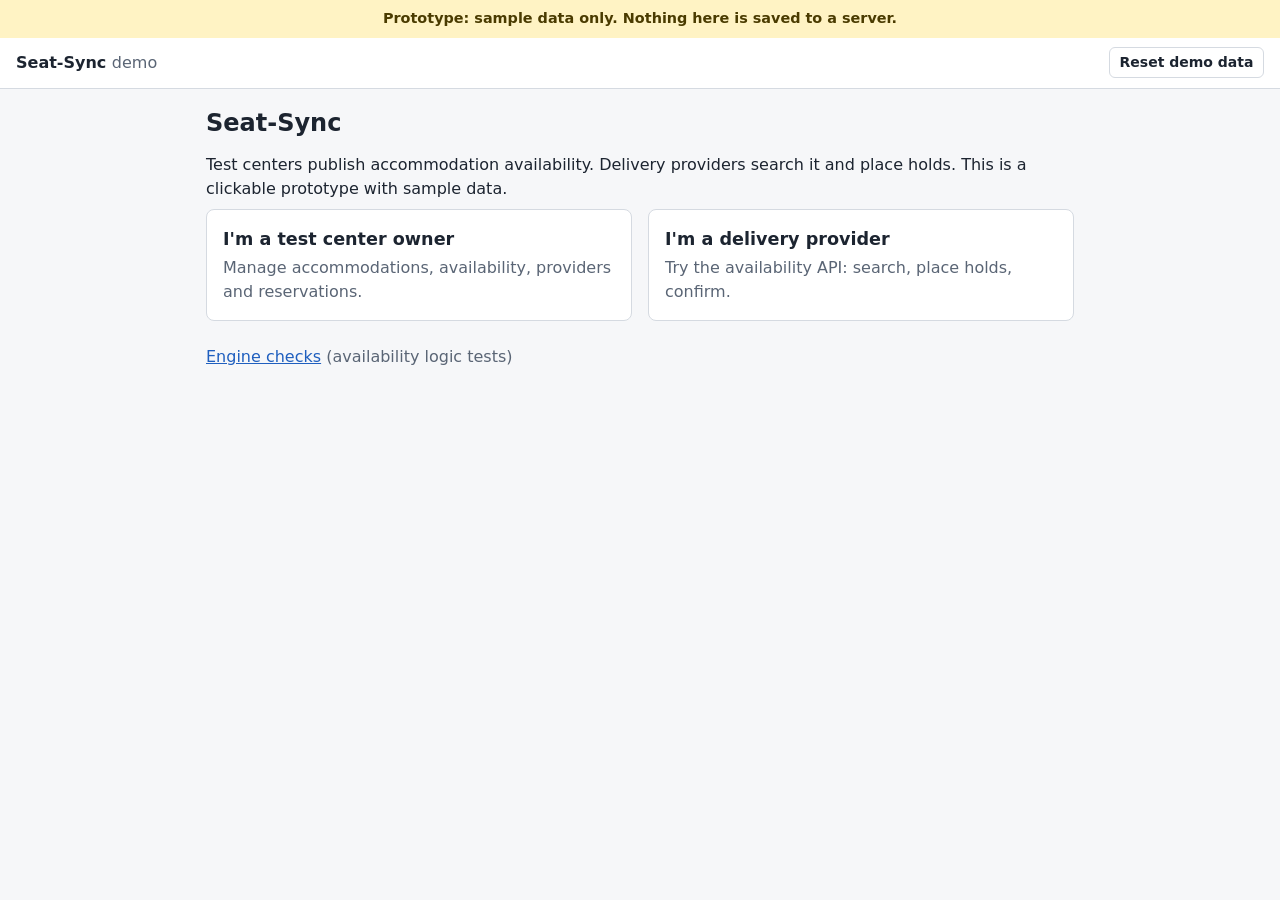
<file: index.html>
<!doctype html>
<html lang="en">
<head>
<meta charset="utf-8">
<meta name="viewport" content="width=device-width, initial-scale=1">
<title>Seat-Sync demo</title>
<link rel="stylesheet" href="assets/style.css">
</head>
<body>
<main id="main">
  <h1>Seat-Sync</h1>
  <p>Test centers publish accommodation availability. Delivery providers search it and place holds. This is a clickable prototype with sample data.</p>
  <div class="choices">
    <a class="card" href="login.html">
      <strong>I'm a test center owner</strong>
      <span class="muted">Manage accommodations, availability, providers and reservations.</span>
    </a>
    <a class="card" href="api-explorer.html">
      <strong>I'm a delivery provider</strong>
      <span class="muted">Try the availability API: search, place holds, confirm.</span>
    </a>
  </div>
  <p class="muted"><a href="engine-tests.html">Engine checks</a> (availability logic tests)</p>
</main>
<script src="assets/data.js"></script>
<script src="assets/app.js"></script>
<script>SS.shell({ page: 'index.html', owner: false });</script>
</body>
</html>
</file>
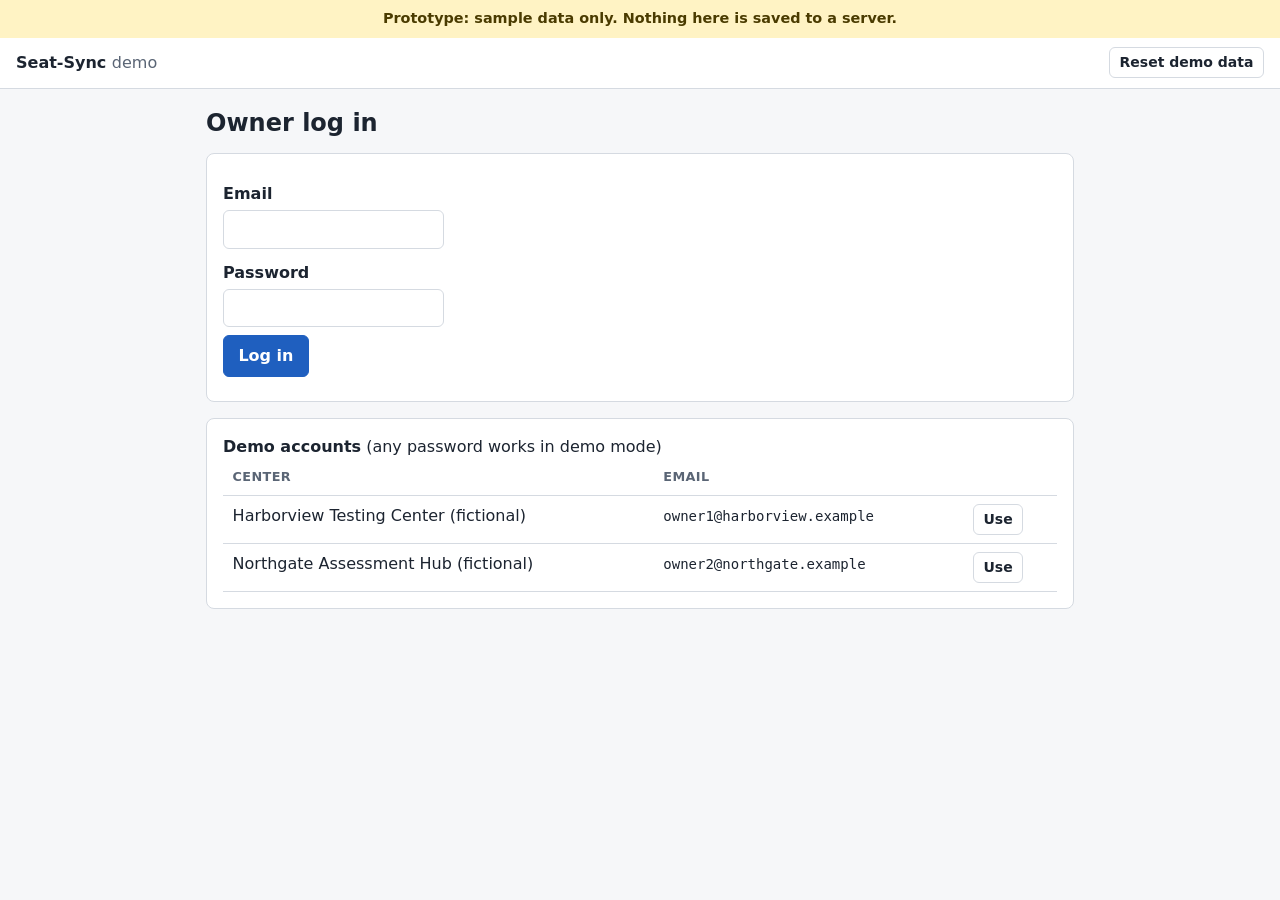
<file: accommodations.html>
<!doctype html>
<html lang="en">
<head>
<meta charset="utf-8">
<meta name="viewport" content="width=device-width, initial-scale=1">
<title>Accommodations - Seat-Sync demo</title>
<link rel="stylesheet" href="assets/style.css">
</head>
<body>
<main id="main">
  <h1>Accommodations</h1>
  <p class="muted">The catalog of all generally available accommodations. Add the ones your center supports; they then appear under <a href="center-accommodations.html">Center Accommodations</a>, where you set quantities and notes.</p>
  <div id="msg" role="alert" hidden></div>
  <div class="row">
    <div><label for="filter">Search</label><input id="filter" type="search" placeholder="e.g. room"></div>
    <div><label for="cat">Category</label><select id="cat"><option value="">All</option></select></div>
    <div><label for="show">Show</label>
      <select id="show"><option value="">All</option><option value="added">In my center</option><option value="not">Not in my center</option></select></div>
  </div>
  <div class="table-wrap" style="margin-top:1rem">
    <table>
      <thead><tr><th>Name</th><th>Category</th><th>Kind</th><th>My center</th><th></th></tr></thead>
      <tbody id="rows"></tbody>
    </table>
  </div>
  <p class="muted" id="count" aria-live="polite"></p>
</main>
<script src="assets/data.js"></script>
<script src="assets/app.js"></script>
<script>
SS.shell({ page: 'accommodations.html', owner: true });
var center = SS.currentCenter();
var msg = document.getElementById('msg');
var $ = function (id) { return document.getElementById(id); };
var catalog = window.SeatSyncSeed.CATALOG;

var cats = [];
catalog.forEach(function (c) { if (cats.indexOf(c.category) < 0) { cats.push(c.category); } });
$('cat').insertAdjacentHTML('beforeend', cats.map(function (c) {
  return '<option>' + SS.esc(c) + '</option>';
}).join(''));

function render() {
  var s = SS.load(), have = {}, q = $('filter').value.toLowerCase();
  SS.centerAccsFor(s, center.id).forEach(function (c) { have[c.code] = c; });
  var list = catalog.filter(function (it) {
    if (q && (it.name + ' ' + it.category).toLowerCase().indexOf(q) < 0) { return false; }
    if ($('cat').value && it.category !== $('cat').value) { return false; }
    if ($('show').value === 'added' && !have[it.code]) { return false; }
    if ($('show').value === 'not' && have[it.code]) { return false; }
    return true;
  });
  $('rows').innerHTML = list.map(function (it) {
    var h = have[it.code];
    return '<tr><td>' + SS.esc(it.name) + '</td><td>' + SS.esc(it.category) + '</td><td>' + it.kind + '</td>' +
      '<td>' + (h ? '<span class="pill ' + (h.active ? 'active' : 'inactive') + '">' + (h.active ? 'In my center' : 'In my center (inactive)') + '</span>' : '<span class="muted">Not added</span>') + '</td>' +
      '<td>' + (h ? '' : '<button class="btn small" data-code="' + it.code + '">Add to my center</button>') + '</td></tr>';
  }).join('') || '<tr><td colspan="5" class="muted">No accommodations match.</td></tr>';
  $('count').textContent = list.length + ' of ' + catalog.length + ' catalog items shown. ' +
    Object.keys(have).length + ' supported by this center.';
}

['filter', 'cat', 'show'].forEach(function (id) { $(id).addEventListener('input', render); });

$('rows').addEventListener('click', function (e) {
  var code = e.target.getAttribute('data-code');
  if (!code) { return; }
  var s = SS.load();
  s.nextId += 1;
  s.centerAccs.push({ id: 'ca_' + s.nextId, centerId: center.id, code: code, qty: 1, notes: '', fav: false, active: true });
  SS.save();
  msg.className = 'msg ok'; msg.hidden = false;
  msg.innerHTML = SS.esc(SS.catalogItem(code).name) + ' added with quantity 1. Set the quantity in <a href="center-accommodations.html">Center Accommodations</a>.';
  render();
});

render();
</script>
</body>
</html>
</file>
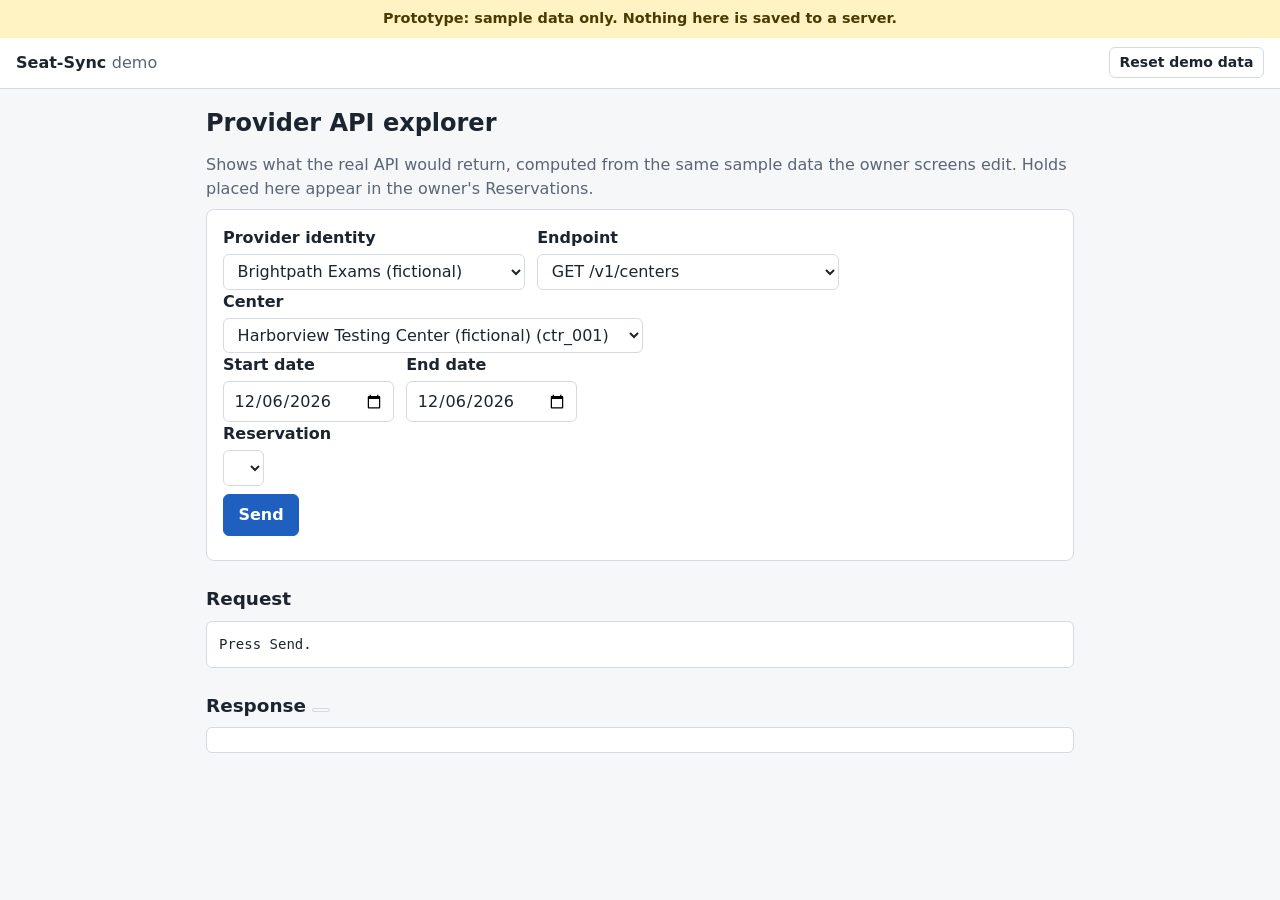
<file: api-explorer.html>
<!doctype html>
<html lang="en">
<head>
<meta charset="utf-8">
<meta name="viewport" content="width=device-width, initial-scale=1">
<title>API explorer - Seat-Sync demo</title>
<link rel="stylesheet" href="assets/style.css">
</head>
<body>
<main id="main">
  <h1>Provider API explorer</h1>
  <p class="muted">Shows what the real API would return, computed from the same sample data the owner screens edit. Holds placed here appear in the owner's Reservations.</p>

  <div class="card">
    <div class="row">
      <div><label for="prov">Provider identity</label><select id="prov"></select></div>
      <div><label for="ep">Endpoint</label>
        <select id="ep">
          <option value="centers">GET /v1/centers</option>
          <option value="avail">GET /v1/centers/{id}/availability</option>
          <option value="search">GET /v1/availability/search</option>
          <option value="hold">POST /v1/holds (place hold)</option>
          <option value="confirm">POST /v1/holds/{id}/confirm</option>
          <option value="cancel">DELETE /v1/reservations/{id}</option>
        </select></div>
    </div>

    <div class="row" id="g-center">
      <div><label for="center">Center</label><select id="center"></select></div>
    </div>
    <div class="row" id="g-dates">
      <div><label for="from">Start date</label><input id="from" type="date"></div>
      <div><label for="to">End date</label><input id="to" type="date"></div>
      <div id="g-postal"><label for="postal">Postal code prefix (optional)</label><input id="postal" type="text" placeholder="e.g. 97"></div>
    </div>
    <div id="g-needs">
      <label for="needcode">Accommodations</label>
      <div class="row">
        <div><select id="needcode"></select></div>
        <div><input id="needqty" type="number" min="1" value="1" style="width:5rem" aria-label="Quantity"></div>
        <div><button type="button" class="btn small ghost" id="addneed">Add</button></div>
      </div>
      <div class="chips" id="chips" aria-live="polite"></div>
    </div>
    <div class="row" id="g-res">
      <div><label for="resid">Reservation</label><select id="resid"></select></div>
    </div>

    <p><button type="button" class="btn" id="send">Send</button></p>
  </div>

  <h2>Request</h2>
  <pre class="json" id="req">Press Send.</pre>
  <h2>Response <span id="status" class="pill"></span></h2>
  <pre class="json" id="resp"></pre>
</main>
<script src="assets/data.js"></script>
<script src="assets/app.js"></script>
<script>
SS.shell({ page: 'api-explorer.html', owner: false });
var $ = function (id) { return document.getElementById(id); };
var needs = [];
var s0 = SS.load();

$('prov').innerHTML = window.SeatSyncSeed.PROVIDERS.map(function (p) {
  return '<option value="' + p.id + '">' + SS.esc(p.name) + '</option>';
}).join('');
// All centers are listed (even unapproved ones) so deny-by-default can be demonstrated.
$('center').innerHTML = s0.centers.map(function (c) {
  return '<option value="' + c.id + '">' + SS.esc(c.name) + ' (' + c.id + ')</option>';
}).join('');
$('needcode').innerHTML = window.SeatSyncSeed.CATALOG.map(function (c) {
  return '<option value="' + c.code + '">' + SS.esc(c.name) + '</option>';
}).join('');
$('from').value = SS.addDays(SS.today(), 2);
$('to').value = SS.addDays(SS.today(), 2);
needs = [{ code: 'private-room', qty: 1 }];

function renderNeeds() {
  $('chips').innerHTML = needs.map(function (n, i) {
    return '<span class="chip">' + SS.esc(SS.catalogItem(n.code).name) + ' &times; ' + n.qty +
      '<button type="button" data-i="' + i + '" aria-label="Remove ' + SS.esc(n.code) + '">&times;</button></span>';
  }).join('') || '<span class="muted">None added.</span>';
}
$('addneed').addEventListener('click', function () {
  var code = $('needcode').value, qty = Math.max(1, parseInt($('needqty').value, 10) || 1);
  var ex = needs.filter(function (n) { return n.code === code; })[0];
  if (ex) { ex.qty = qty; } else { needs.push({ code: code, qty: qty }); }
  renderNeeds();
});
$('chips').addEventListener('click', function (e) {
  var i = e.target.getAttribute('data-i');
  if (i !== null) { needs.splice(+i, 1); renderNeeds(); }
});

function myReservations() {
  var s = SS.load(); SS.expireHolds(s);
  return s.reservations.filter(function (r) { return r.providerId === $('prov').value; })
    .sort(function (a, b) { return a.id < b.id ? 1 : -1; });
}
function renderRes() {
  $('resid').innerHTML = myReservations().map(function (r) {
    return '<option value="' + r.id + '">' + r.id + ' - ' + r.status + ' - ' + r.start + '</option>';
  }).join('') || '<option value="">None for this provider</option>';
}

function layout() {
  var ep = $('ep').value;
  $('g-center').hidden = !(ep === 'avail' || ep === 'hold');
  $('g-dates').hidden = !(ep === 'avail' || ep === 'search' || ep === 'hold');
  $('g-postal').hidden = ep !== 'search';
  $('g-needs').hidden = !(ep === 'avail' || ep === 'search' || ep === 'hold');
  $('g-res').hidden = !(ep === 'confirm' || ep === 'cancel');
  if (!$('g-res').hidden) { renderRes(); }
}
$('ep').addEventListener('change', layout);
$('prov').addEventListener('change', layout);

function needsParam() { return needs.map(function (n) { return n.code + ':' + n.qty; }).join(','); }

$('send').addEventListener('click', function () {
  var ep = $('ep').value, req, url, shownBody = null;
  var from = $('from').value, to = $('to').value;
  if (ep === 'centers') {
    req = { method: 'GET', path: '/v1/centers' }; url = req.path;
  } else if (ep === 'avail') {
    req = { method: 'GET', path: '/v1/centers/' + $('center').value + '/availability', query: { from: from, to: to, accommodations: needs } };
    url = req.path + '?from=' + from + '&to=' + to + '&accommodations=' + needsParam();
  } else if (ep === 'search') {
    req = { method: 'GET', path: '/v1/availability/search', query: { start: from, end: to, needs: needs, postal: $('postal').value.trim() } };
    url = req.path + '?start=' + from + '&end=' + to + '&needs=' + needsParam() + ($('postal').value.trim() ? '&postal=' + encodeURIComponent($('postal').value.trim()) : '');
  } else if (ep === 'hold') {
    shownBody = { center_id: $('center').value, start_date: from, end_date: to, accommodations: needs };
    req = { method: 'POST', path: '/v1/holds', body: shownBody }; url = req.path;
  } else if (ep === 'confirm') {
    req = { method: 'POST', path: '/v1/holds/' + $('resid').value + '/confirm' }; url = req.path;
  } else {
    req = { method: 'DELETE', path: '/v1/reservations/' + $('resid').value }; url = req.path;
  }
  var p = SS.provider($('prov').value);
  $('req').textContent = req.method + ' ' + url + '\nAuthorization: Bearer ' + p.apiKey +
    (shownBody ? '\nContent-Type: application/json\n\n' + JSON.stringify(shownBody, null, 2) : '');
  var out = SS.api($('prov').value, req);
  $('resp').textContent = JSON.stringify(out.body, null, 2);
  $('status').textContent = out.status;
  $('status').className = 'pill ' + (out.status < 300 ? 'confirmed' : 'cancelled');
  renderRes();
});

renderNeeds();
layout();
</script>
</body>
</html>
</file>
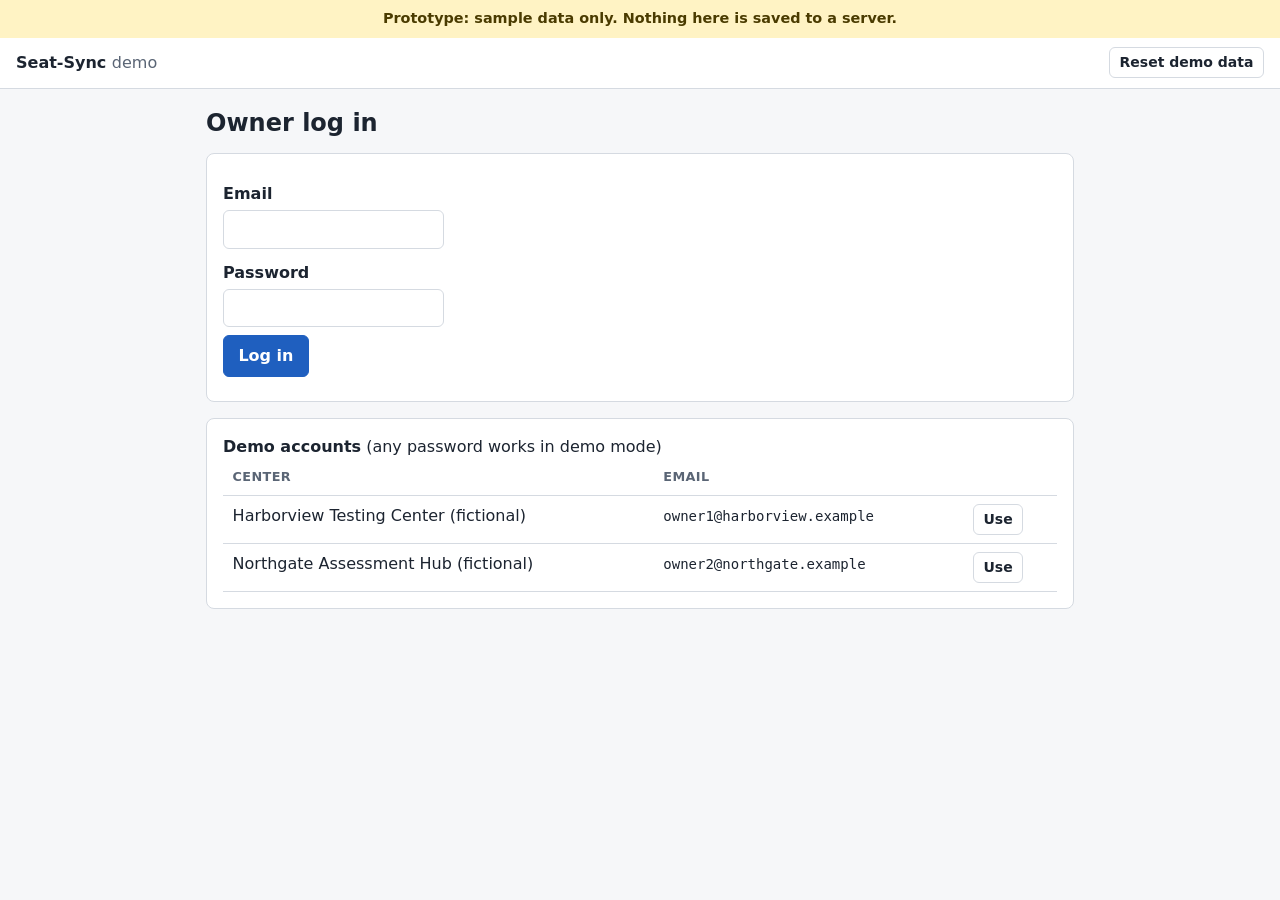
<file: availability.html>
<!doctype html>
<html lang="en">
<head>
<meta charset="utf-8">
<meta name="viewport" content="width=device-width, initial-scale=1">
<title>Availability - Seat-Sync demo</title>
<link rel="stylesheet" href="assets/style.css">
</head>
<body>
<main id="main">
  <h1>Availability</h1>
  <div id="msg" role="alert" hidden></div>
  <label for="acc">Accommodation</label>
  <select id="acc"></select>

  <div id="panel" hidden>
    <div class="card">
      <h2 style="margin-top:0">Default quantity per day</h2>
      <div class="row">
        <div><label for="defqty">Quantity</label><input id="defqty" type="number" min="0" style="width:6rem"></div>
        <div><button type="button" class="btn" id="savedef">Save default</button></div>
      </div>
    </div>

    <div class="card">
      <h2 style="margin-top:0">Add exception</h2>
      <div class="row">
        <div><label for="xtype">Type</label>
          <select id="xtype">
            <option value="date">Single date</option>
            <option value="range">Date range</option>
            <option value="weekday">Weekday pattern in a range</option>
          </select></div>
        <div><label for="xstart">Start date</label><input id="xstart" type="date"></div>
        <div id="endwrap"><label for="xend">End date</label><input id="xend" type="date"></div>
        <div><label for="xqty">Quantity (0 = closed)</label><input id="xqty" type="number" min="0" value="0" style="width:6rem"></div>
      </div>
      <fieldset id="dayswrap" hidden style="border:0;padding:0;margin:.75rem 0 0">
        <legend style="font-weight:600">Weekdays</legend>
      </fieldset>
      <p><button type="button" class="btn" id="addx">Add exception</button></p>
    </div>

    <h2>Exceptions</h2>
    <div class="table-wrap"><table>
      <thead><tr><th>Type</th><th>Dates</th><th>Quantity</th><th></th></tr></thead>
      <tbody id="xrows"></tbody>
    </table></div>

    <h2>Calendar</h2>
    <div class="cal-head">
      <button type="button" class="btn small ghost" id="prev" aria-label="Previous month">&larr;</button>
      <strong id="mlabel" aria-live="polite"></strong>
      <button type="button" class="btn small ghost" id="next" aria-label="Next month">&rarr;</button>
    </div>
    <div class="cal" id="cal"></div>
    <p class="muted">Each day: capacity / reserved / remaining.</p>
  </div>
</main>
<script src="assets/data.js"></script>
<script src="assets/app.js"></script>
<script>
SS.shell({ page: 'availability.html', owner: true });
var center = SS.currentCenter();
var msg = document.getElementById('msg');
var $ = function (id) { return document.getElementById(id); };
var month = SS.today().slice(0, 7); // 'YYYY-MM'

// weekday checkboxes
$('dayswrap').insertAdjacentHTML('beforeend', SS.DAYS.map(function (d, i) {
  return '<label class="inline-check"><input type="checkbox" class="wd" value="' + i + '"> ' + d + '</label>';
}).join(''));

function accs() { return SS.centerAccsFor(SS.load(), center.id); }
function current() { return SS.centerAccById(SS.load(), $('acc').value); }

function fillSelect() {
  var keep = $('acc').value;
  $('acc').innerHTML = accs().map(function (c) {
    return '<option value="' + c.id + '">' + SS.esc(SS.catalogItem(c.code).name) + '</option>';
  }).join('');
  if (keep) { $('acc').value = keep; }
  if (!$('acc').value && $('acc').options.length) { $('acc').selectedIndex = 0; }
}

function render() {
  var ca = current();
  $('panel').hidden = !ca;
  if (!ca) { SS.flash(msg, 'Add an accommodation first.', 'warn'); return; }
  $('defqty').value = ca.qty;
  renderRules(); renderCal();
}

function describe(r) {
  if (r.type === 'date') { return SS.prettyDate(r.start); }
  if (r.type === 'range') { return SS.prettyDate(r.start) + ' to ' + SS.prettyDate(r.end); }
  return r.days.map(function (d) { return SS.DAYS[d]; }).join(', ') + ' between ' + r.start + ' and ' + r.end;
}
function renderRules() {
  var s = SS.load(), ca = current();
  var list = s.rules.filter(function (r) { return r.centerAccId === ca.id; });
  $('xrows').innerHTML = list.map(function (r) {
    return '<tr><td>' + { date: 'Single date', range: 'Range', weekday: 'Weekday pattern' }[r.type] + '</td><td>' + SS.esc(describe(r)) + '</td>' +
      '<td>' + (r.qty === 0 ? 'Closed (0)' : r.qty) + '</td>' +
      '<td><button class="btn small danger" data-id="' + r.id + '">Delete</button></td></tr>';
  }).join('') || '<tr><td colspan="4" class="muted">No exceptions. The default quantity applies every day.</td></tr>';
}

function renderCal() {
  var s = SS.load(), ca = current(), now = Date.now(), t = SS.today();
  var y = +month.slice(0, 4), m = +month.slice(5, 7);
  $('mlabel').textContent = SS.MONTHS[m - 1] + ' ' + y;
  var first = SS.fmtDate(new Date(y, m - 1, 1));
  var last = SS.fmtDate(new Date(y, m, 0));
  var cap = SS.buildCapacity(ca, s.rules, first, last);
  var html = SS.DAYS.map(function (d) { return '<div class="dow">' + d + '</div>'; }).join('');
  for (var i = 0; i < SS.weekday(first); i++) { html += '<div class="day blank"></div>'; }
  SS.eachDate(first, last).forEach(function (d) {
    var res = SS.reservedFor(s.reservations, ca.id, d, now), rem = cap[d] - res;
    var cls = 'day' + (cap[d] === 0 ? ' closed' : (rem <= 0 ? ' full' : '')) + (d === t ? ' today' : '');
    html += '<div class="' + cls + '"><span class="n">' + (+d.slice(8)) + '</span><br>' +
      cap[d] + ' / ' + res + ' / ' + rem + '</div>';
  });
  $('cal').innerHTML = html;
}

function shiftMonth(n) {
  var y = +month.slice(0, 4), m = +month.slice(5, 7) - 1 + n;
  var d = new Date(y, m, 1);
  month = d.getFullYear() + '-' + ('0' + (d.getMonth() + 1)).slice(-2);
  renderCal();
}
$('prev').addEventListener('click', function () { shiftMonth(-1); });
$('next').addEventListener('click', function () { shiftMonth(1); });
$('acc').addEventListener('change', function () { SS.flash(msg, '', ''); render(); });

$('xtype').addEventListener('change', function () {
  var t = $('xtype').value;
  $('endwrap').hidden = t === 'date';
  $('dayswrap').hidden = t !== 'weekday';
});
$('endwrap').hidden = true;

function conflictsMessage(list) {
  msg.className = 'msg error'; msg.hidden = false;
  msg.innerHTML = 'Capacity cannot go below what is already reserved. Conflicting dates:<ul>' +
    list.slice(0, 10).map(function (c) {
      return '<li>' + SS.prettyDate(c.date) + ': capacity would be ' + c.capacity + ', reserved ' + c.reserved + '</li>';
    }).join('') + (list.length > 10 ? '<li>and ' + (list.length - 10) + ' more</li>' : '') + '</ul>';
}

$('savedef').addEventListener('click', function () {
  var s = SS.load(), ca = current(), q = parseInt($('defqty').value, 10);
  if (!(q >= 0)) { SS.flash(msg, 'Quantity must be 0 or more.', 'error'); return; }
  var c = SS.capacityConflicts(s, ca.id, Object.assign({}, ca, { qty: q }), s.rules, Date.now());
  if (c.length) { conflictsMessage(c); return; }
  ca.qty = q; SS.save(); SS.flash(msg, 'Default quantity saved.', 'ok'); render();
});

$('addx').addEventListener('click', function () {
  var s = SS.load(), ca = current(), type = $('xtype').value;
  var start = $('xstart').value, end = type === 'date' ? start : $('xend').value;
  var qty = parseInt($('xqty').value, 10);
  var days = Array.prototype.slice.call(document.querySelectorAll('.wd:checked')).map(function (c) { return +c.value; });
  if (!SS.isDate(start) || !SS.isDate(end)) { SS.flash(msg, 'Enter valid dates.', 'error'); return; }
  if (end < start) { SS.flash(msg, 'End date must not be before start date.', 'error'); return; }
  if (!(qty >= 0)) { SS.flash(msg, 'Quantity must be 0 or more.', 'error'); return; }
  if (type === 'weekday' && !days.length) { SS.flash(msg, 'Pick at least one weekday.', 'error'); return; }
  var rule = { id: 'rl_' + (++s.nextId), centerAccId: ca.id, type: type, start: start, end: end, days: type === 'weekday' ? days : [], qty: qty };
  var c = SS.capacityConflicts(s, ca.id, ca, s.rules.concat([rule]), Date.now());
  if (c.length) { conflictsMessage(c); return; }
  s.rules.push(rule); SS.save(); SS.flash(msg, 'Exception added.', 'ok'); render();
});

$('xrows').addEventListener('click', function (e) {
  var id = e.target.getAttribute('data-id');
  if (!id) { return; }
  var s = SS.load(), ca = current();
  var remaining = s.rules.filter(function (r) { return r.id !== id; });
  // Removing a closure raises capacity, but removing a raise lowers it: check.
  var c = SS.capacityConflicts(s, ca.id, ca, remaining, Date.now());
  if (c.length) { conflictsMessage(c); return; }
  s.rules = remaining; SS.save(); SS.flash(msg, 'Exception deleted.', 'ok'); render();
});

fillSelect();
render();
</script>
</body>
</html>
</file>
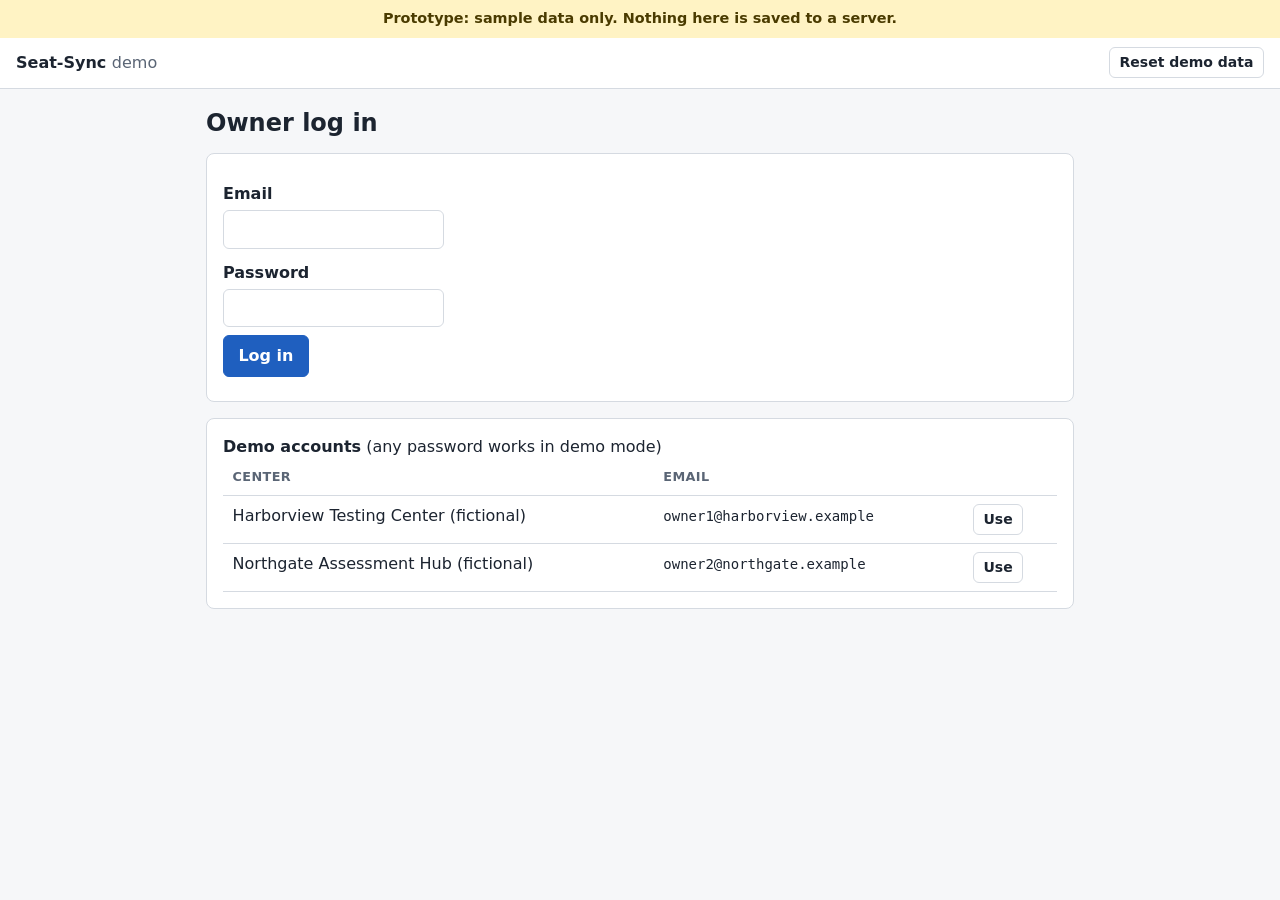
<file: center-accommodations.html>
<!doctype html>
<html lang="en">
<head>
<meta charset="utf-8">
<meta name="viewport" content="width=device-width, initial-scale=1">
<title>Center Accommodations - Seat-Sync demo</title>
<link rel="stylesheet" href="assets/style.css">
</head>
<body>
<main id="main">
  <h1>Center Accommodations</h1>
  <p class="muted">What <strong id="cname"></strong> actively supports. These are the accommodations providers can search and reserve. To support something new, add it from the <a href="accommodations.html">Accommodations catalog</a>.</p>
  <div id="msg" role="alert" hidden></div>
  <div class="table-wrap">
    <table>
      <thead><tr><th><span class="sr">Favorite</span>★</th><th>Name</th><th>Category</th><th>Kind</th><th>Default qty</th><th>Notes</th><th>Active</th><th>Actions</th></tr></thead>
      <tbody id="rows"></tbody>
    </table>
  </div>
</main>
<script src="assets/data.js"></script>
<script src="assets/app.js"></script>
<script>
SS.shell({ page: 'center-accommodations.html', owner: true });
var center = SS.currentCenter();
var msg = document.getElementById('msg');
var editing = null;
document.getElementById('cname').textContent = center.name;

function upcomingFor(caId) {
  var s = SS.load(), t = SS.today(), now = Date.now();
  return s.reservations.filter(function (r) {
    return r.centerAccId === caId && SS.isActiveReservation(r, now) && r.end >= t;
  });
}

function render() {
  var s = SS.load();
  var rows = SS.centerAccsFor(s, center.id).map(function (ca) {
    var it = SS.catalogItem(ca.code);
    if (editing === ca.id) {
      return '<tr><td></td><td>' + SS.esc(it.name) + '</td><td>' + SS.esc(it.category) + '</td><td>' + it.kind + '</td>' +
        '<td><input type="number" min="0" id="e-qty" value="' + ca.qty + '" style="width:5rem" aria-label="Default quantity"></td>' +
        '<td><input type="text" id="e-notes" value="' + SS.esc(ca.notes) + '" aria-label="Notes"></td><td></td>' +
        '<td><button class="btn small" data-act="save" data-id="' + ca.id + '">Save</button> ' +
        '<button class="btn small ghost" data-act="cancel">Cancel</button></td></tr>';
    }
    return '<tr><td><button class="star" data-act="fav" data-id="' + ca.id + '" aria-pressed="' + ca.fav + '" aria-label="Favorite ' + SS.esc(it.name) + '">' + (ca.fav ? '★' : '☆') + '</button></td>' +
      '<td>' + SS.esc(it.name) + '</td><td>' + SS.esc(it.category) + '</td><td>' + it.kind + '</td><td>' + ca.qty + '</td>' +
      '<td>' + SS.esc(ca.notes) + '</td>' +
      '<td><label class="inline-check"><input type="checkbox" data-act="active" data-id="' + ca.id + '"' + (ca.active ? ' checked' : '') + '> ' + (ca.active ? 'Active' : 'Inactive') + '</label></td>' +
      '<td><button class="btn small ghost" data-act="edit" data-id="' + ca.id + '">Edit</button> ' +
      '<button class="btn small danger" data-act="remove" data-id="' + ca.id + '">Remove</button></td></tr>';
  });
  document.getElementById('rows').innerHTML = rows.join('') ||
    '<tr><td colspan="8" class="muted">Nothing yet. Add accommodations from the <a href="accommodations.html">catalog</a>.</td></tr>';
}

document.getElementById('rows').addEventListener('click', function (e) {
  var b = e.target.closest('[data-act]');
  if (!b) { return; }
  var act = b.getAttribute('data-act'), id = b.getAttribute('data-id');
  var s = SS.load(), ca = id ? SS.centerAccById(s, id) : null;
  if (act === 'fav') { ca.fav = !ca.fav; SS.save(); render(); }
  else if (act === 'edit') { editing = id; render(); }
  else if (act === 'cancel') { editing = null; render(); }
  else if (act === 'save') {
    var qty = parseInt(document.getElementById('e-qty').value, 10);
    if (!(qty >= 0)) { SS.flash(msg, 'Quantity must be 0 or more.', 'error'); return; }
    var proposed = Object.assign({}, ca, { qty: qty });
    var conflicts = SS.capacityConflicts(s, ca.id, proposed, s.rules, Date.now());
    if (conflicts.length) { showConflicts(conflicts); return; }
    ca.qty = qty; ca.notes = document.getElementById('e-notes').value;
    editing = null; SS.save(); SS.flash(msg, 'Saved.', 'ok'); render();
  }
  else if (act === 'remove') {
    var up = upcomingFor(id);
    if (up.length) {
      SS.flash(msg, 'Cannot remove ' + SS.catalogItem(ca.code).name + ': it has ' + up.length +
        ' upcoming reservation(s) (' + up.map(function (r) { return r.id; }).join(', ') + '). Cancel them first.', 'error');
      return;
    }
    s.centerAccs = s.centerAccs.filter(function (c) { return c.id !== id; });
    s.rules = s.rules.filter(function (r) { return r.centerAccId !== id; });
    SS.save(); SS.flash(msg, 'Removed from your center. It is still in the catalog.', 'ok'); render();
  }
});

document.getElementById('rows').addEventListener('change', function (e) {
  if (e.target.getAttribute('data-act') !== 'active') { return; }
  var s = SS.load(), ca = SS.centerAccById(s, e.target.getAttribute('data-id'));
  if (!e.target.checked) {
    var up = upcomingFor(ca.id);
    if (up.length) {
      e.target.checked = true;
      SS.flash(msg, 'Cannot deactivate: ' + up.length + ' upcoming reservation(s) depend on it.', 'error');
      return;
    }
  }
  ca.active = e.target.checked; SS.save(); render();
});

function showConflicts(list) {
  msg.className = 'msg error'; msg.hidden = false;
  msg.innerHTML = 'Capacity cannot go below what is already reserved. Conflicting dates:<ul>' +
    list.slice(0, 8).map(function (c) {
      return '<li>' + SS.prettyDate(c.date) + ': capacity ' + c.capacity + ', reserved ' + c.reserved + '</li>';
    }).join('') + '</ul>';
}

render();
</script>
</body>
</html>
</file>
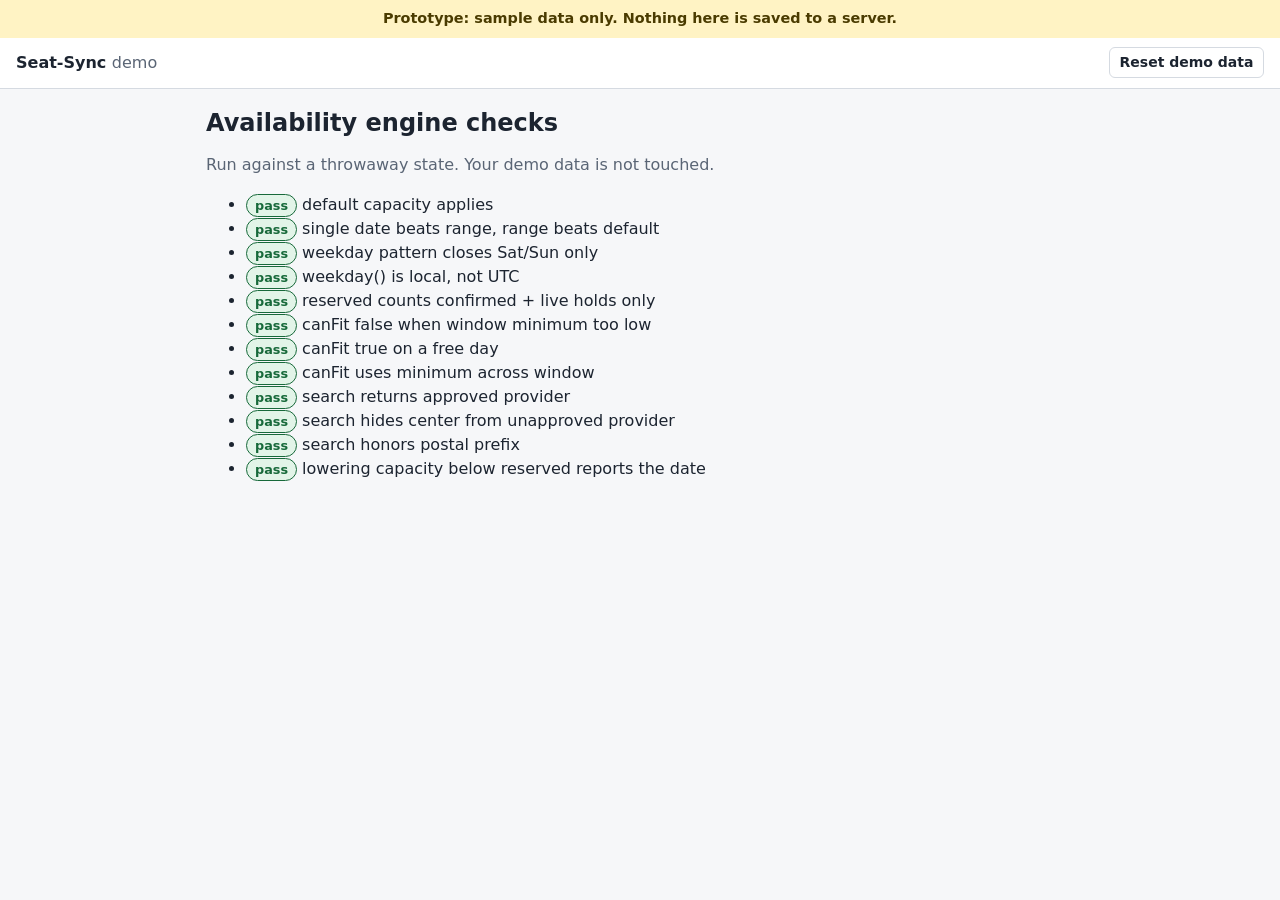
<file: engine-tests.html>
<!doctype html>
<html lang="en">
<head>
<meta charset="utf-8">
<meta name="viewport" content="width=device-width, initial-scale=1">
<title>Engine checks - Seat-Sync demo</title>
<link rel="stylesheet" href="assets/style.css">
</head>
<body>
<main id="main">
  <h1>Availability engine checks</h1>
  <p class="muted">Run against a throwaway state. Your demo data is not touched.</p>
  <ul id="out"></ul>
</main>
<script src="assets/data.js"></script>
<script src="assets/app.js"></script>
<script>
SS.shell({ page: 'engine-tests.html', owner: false });
var out = document.getElementById('out');
function check(name, ok) {
  out.insertAdjacentHTML('beforeend', '<li><span class="pill ' + (ok ? 'confirmed' : 'cancelled') + '">' + (ok ? 'pass' : 'FAIL') + '</span> ' + SS.esc(name) + '</li>');
}
var T = '2030-01-07'; // a Monday
var now = 1000000;
var ca = { id: 'x', centerId: 'c', code: 'private-room', qty: 3, active: true };
function rule(type, start, end, days, qty) { return { id: 'r' + Math.random(), centerAccId: 'x', type: type, start: start, end: end, days: days || [], qty: qty }; }
var state = function (rules, res) { return { centers: [{ id: 'c', postal: '97000' }], centerAccs: [ca], rules: rules, approvals: [{ centerId: 'c', providerId: 'p' }], reservations: res || [] }; };

var cap = SS.buildCapacity(ca, [], T, SS.addDays(T, 2));
check('default capacity applies', cap[T] === 3 && cap[SS.addDays(T, 2)] === 3);

cap = SS.buildCapacity(ca, [rule('range', T, SS.addDays(T, 5), [], 2), rule('date', SS.addDays(T, 1), SS.addDays(T, 1), [], 0)], T, SS.addDays(T, 2));
check('single date beats range, range beats default', cap[T] === 2 && cap[SS.addDays(T, 1)] === 0);

cap = SS.buildCapacity(ca, [rule('weekday', T, SS.addDays(T, 13), [6, 0], 0)], T, SS.addDays(T, 6));
check('weekday pattern closes Sat/Sun only', cap[SS.addDays(T, 5)] === 0 && cap[SS.addDays(T, 4)] === 3);

check('weekday() is local, not UTC', SS.weekday('2030-01-07') === 1 && SS.addDays('2030-03-09', 1) === '2030-03-10');

var res = [
  { id: 'a', centerAccId: 'x', qty: 2, start: T, end: T, status: 'confirmed', expiresAt: null },
  { id: 'b', centerAccId: 'x', qty: 1, start: T, end: T, status: 'held', expiresAt: now + 500 },
  { id: 'c', centerAccId: 'x', qty: 1, start: T, end: T, status: 'held', expiresAt: now - 500 },
  { id: 'd', centerAccId: 'x', qty: 1, start: T, end: T, status: 'cancelled', expiresAt: null }
];
check('reserved counts confirmed + live holds only', SS.reservedFor(res, 'x', T, now) === 3);

var s = state([], res);
check('canFit false when window minimum too low', SS.canFit(s, 'x', T, SS.addDays(T, 1), 1, now) === false);
check('canFit true on a free day', SS.canFit(s, 'x', SS.addDays(T, 1), SS.addDays(T, 2), 3, now) === true);
check('canFit uses minimum across window', SS.canFit(s, 'x', T, SS.addDays(T, 2), 1, now) === false);

check('search returns approved provider', SS.searchCenters(s, 'p', [{ code: 'private-room', qty: 1 }], SS.addDays(T, 1), SS.addDays(T, 1), '', now).length === 1);
check('search hides center from unapproved provider', SS.searchCenters(s, 'other', [{ code: 'private-room', qty: 1 }], SS.addDays(T, 1), SS.addDays(T, 1), '', now).length === 0);
check('search honors postal prefix', SS.searchCenters(s, 'p', [{ code: 'private-room', qty: 1 }], SS.addDays(T, 1), SS.addDays(T, 1), '75', now).length === 0);

var conflicts = SS.capacityConflicts(s, 'x', Object.assign({}, ca, { qty: 1 }), [], now);
check('lowering capacity below reserved reports the date', conflicts.length === 1 && conflicts[0].date === T);
</script>
</body>
</html>
</file>
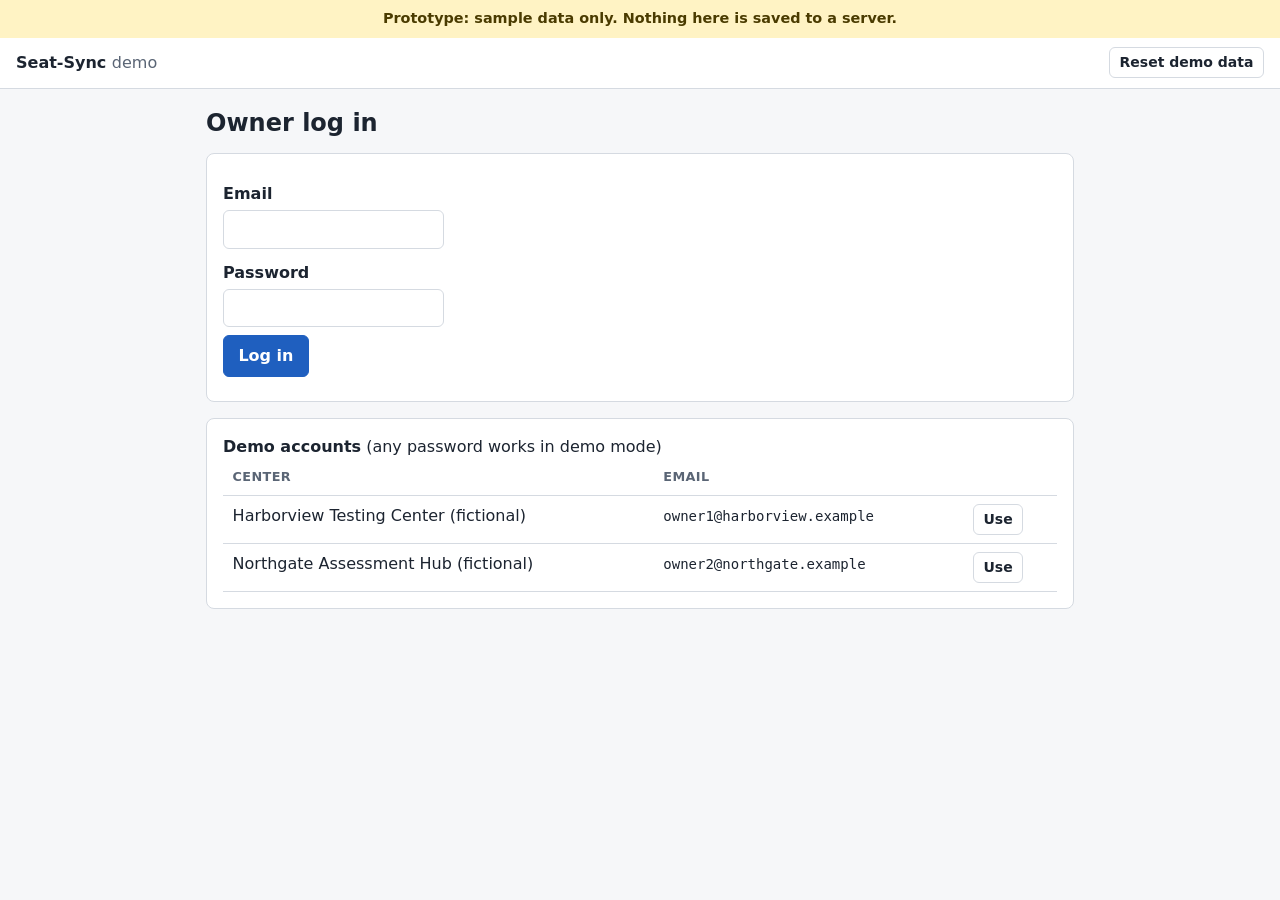
<file: login.html>
<!doctype html>
<html lang="en">
<head>
<meta charset="utf-8">
<meta name="viewport" content="width=device-width, initial-scale=1">
<title>Log in - Seat-Sync demo</title>
<link rel="stylesheet" href="assets/style.css">
</head>
<body>
<main id="main">
  <h1>Owner log in</h1>
  <div class="card">
    <form id="f" novalidate>
      <label for="email">Email</label>
      <input id="email" type="email" autocomplete="username" required>
      <label for="pw">Password</label>
      <input id="pw" type="password" autocomplete="current-password" required>
      <p><button class="btn" type="submit">Log in</button></p>
      <div id="msg" role="alert" hidden></div>
    </form>
  </div>
  <div class="card">
    <strong>Demo accounts</strong> (any password works in demo mode)
    <div class="table-wrap"><table>
      <thead><tr><th>Center</th><th>Email</th><th></th></tr></thead>
      <tbody id="accts"></tbody>
    </table></div>
  </div>
</main>
<script src="assets/data.js"></script>
<script src="assets/app.js"></script>
<script>
SS.shell({ page: 'login.html', owner: false });
var s = SS.load();
document.getElementById('accts').innerHTML = s.centers.map(function (c) {
  return '<tr><td>' + SS.esc(c.name) + '</td><td><code>' + SS.esc(c.email) + '</code></td>' +
    '<td><button type="button" class="btn small ghost" data-email="' + SS.esc(c.email) + '">Use</button></td></tr>';
}).join('');
document.getElementById('accts').addEventListener('click', function (e) {
  var em = e.target.getAttribute('data-email');
  if (em) { document.getElementById('email').value = em; document.getElementById('pw').value = 'demo'; document.getElementById('pw').focus(); }
});
document.getElementById('f').addEventListener('submit', function (e) {
  e.preventDefault();
  var r = SS.login(document.getElementById('email').value, document.getElementById('pw').value);
  if (r.ok) { location.href = 'accommodations.html'; }
  else { SS.flash(document.getElementById('msg'), r.message, 'error'); }
});
</script>
</body>
</html>
</file>
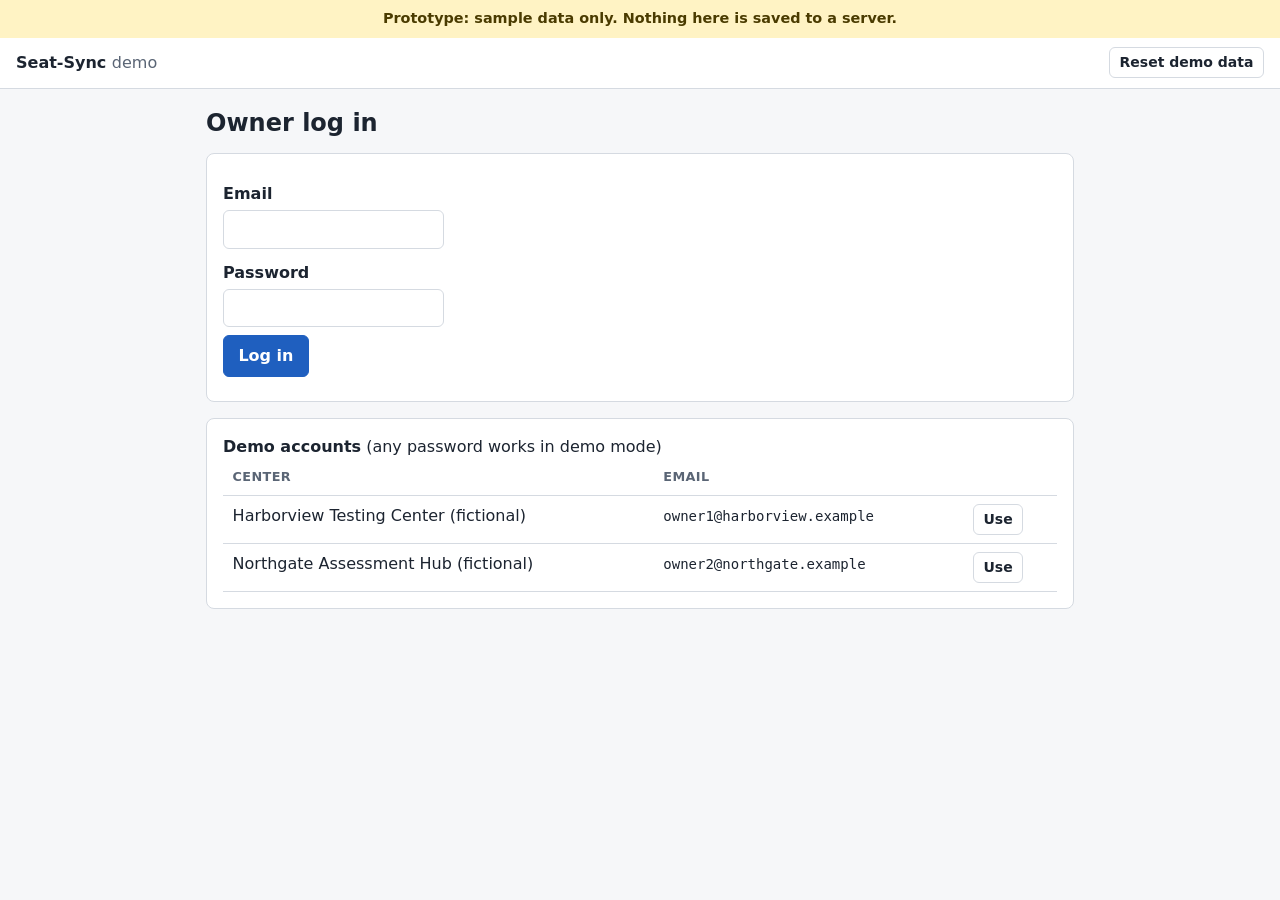
<file: providers.html>
<!doctype html>
<html lang="en">
<head>
<meta charset="utf-8">
<meta name="viewport" content="width=device-width, initial-scale=1">
<title>Providers - Seat-Sync demo</title>
<link rel="stylesheet" href="assets/style.css">
</head>
<body>
<main id="main">
  <h1>Providers</h1>
  <div class="msg info"><strong>Deny by default.</strong> A provider that you have not approved cannot see this center at all: it never appears in their center list or search results.</div>
  <div id="msg" role="alert" hidden></div>
  <div class="card">
    <h2 style="margin-top:0">Add provider</h2>
    <div class="row">
      <div><label for="prov">Registered provider</label><select id="prov"></select></div>
      <div><button type="button" class="btn" id="add">Approve</button></div>
    </div>
  </div>
  <div class="table-wrap"><table>
    <thead><tr><th>Provider</th><th>Status</th><th></th></tr></thead>
    <tbody id="rows"></tbody>
  </table></div>
</main>
<script src="assets/data.js"></script>
<script src="assets/app.js"></script>
<script>
SS.shell({ page: 'providers.html', owner: true });
var center = SS.currentCenter();
var msg = document.getElementById('msg');

function render() {
  var s = SS.load(), all = window.SeatSyncSeed.PROVIDERS;
  var approved = all.filter(function (p) { return SS.isApproved(s, center.id, p.id); });
  var pending = all.filter(function (p) { return !SS.isApproved(s, center.id, p.id); });
  document.getElementById('rows').innerHTML = approved.map(function (p) {
    return '<tr><td>' + SS.esc(p.name) + '</td><td><span class="pill approved">approved</span></td>' +
      '<td><button class="btn small danger" data-id="' + p.id + '">Revoke</button></td></tr>';
  }).join('') || '<tr><td colspan="3" class="muted">No approved providers. Nobody can see this center.</td></tr>';
  document.getElementById('prov').innerHTML = pending.map(function (p) {
    return '<option value="' + p.id + '">' + SS.esc(p.name) + '</option>';
  }).join('') || '<option value="">All providers approved</option>';
}

document.getElementById('add').addEventListener('click', function () {
  var id = document.getElementById('prov').value;
  if (!id) { return; }
  var s = SS.load();
  s.approvals.push({ centerId: center.id, providerId: id }); SS.save();
  SS.flash(msg, SS.provider(id).name + ' approved.', 'ok'); render();
});
document.getElementById('rows').addEventListener('click', function (e) {
  var id = e.target.getAttribute('data-id');
  if (!id) { return; }
  var s = SS.load();
  s.approvals = s.approvals.filter(function (a) { return !(a.centerId === center.id && a.providerId === id); });
  SS.save();
  SS.flash(msg, SS.provider(id).name + ' revoked. Existing reservations are kept.', 'warn'); render();
});
render();
</script>
</body>
</html>
</file>
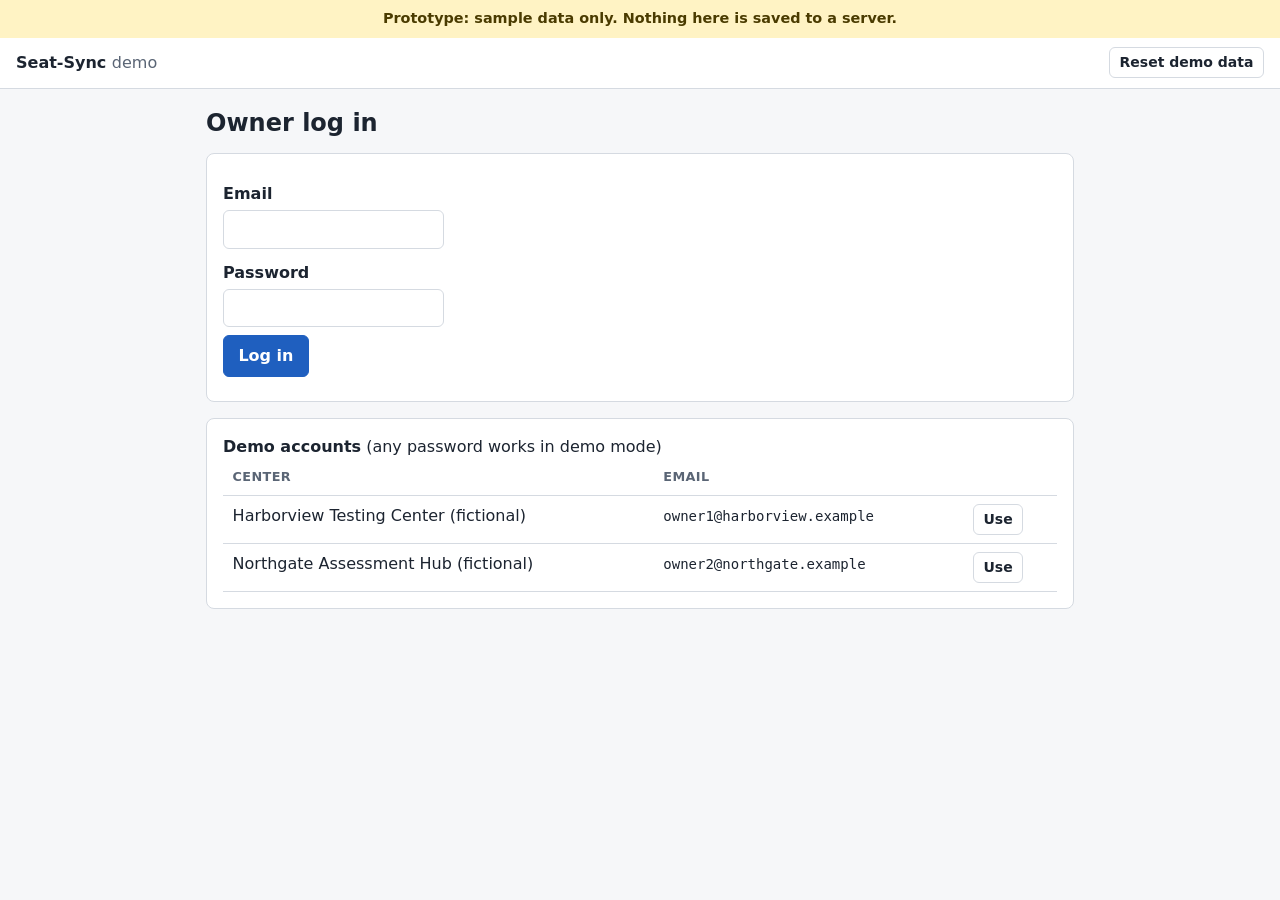
<file: reservations.html>
<!doctype html>
<html lang="en">
<head>
<meta charset="utf-8">
<meta name="viewport" content="width=device-width, initial-scale=1">
<title>Reservations - Seat-Sync demo</title>
<link rel="stylesheet" href="assets/style.css">
</head>
<body>
<main id="main">
  <h1>Reservations</h1>
  <div id="msg" role="alert" hidden></div>
  <div class="tabs" role="tablist">
    <button type="button" role="tab" id="tab-up" aria-selected="true">Upcoming</button>
    <button type="button" role="tab" id="tab-past" aria-selected="false">Past</button>
  </div>
  <div class="row">
    <div><label for="fprov">Provider</label><select id="fprov"><option value="">All</option></select></div>
    <div><label for="fstat">Status</label>
      <select id="fstat"><option value="">All</option><option>held</option><option>confirmed</option><option>cancelled</option><option>expired</option></select></div>
    <div><label for="fdate">On date</label><input id="fdate" type="date"></div>
    <div><button type="button" class="btn small ghost" id="clear">Clear filters</button></div>
  </div>
  <div class="table-wrap" style="margin-top:1rem"><table>
    <thead><tr><th>ID</th><th>Provider</th><th>Accommodation</th><th>Qty</th><th>Dates</th><th>Status</th><th>External ref</th><th></th></tr></thead>
    <tbody id="rows"></tbody>
  </table></div>
  <p class="muted">Candidate data is never shown here: providers only send an opaque external reference.</p>
</main>
<script src="assets/data.js"></script>
<script src="assets/app.js"></script>
<script>
SS.shell({ page: 'reservations.html', owner: true });
var center = SS.currentCenter();
var msg = document.getElementById('msg');
var $ = function (id) { return document.getElementById(id); };
var tab = 'up', cancelling = null;

$('fprov').insertAdjacentHTML('beforeend', window.SeatSyncSeed.PROVIDERS.map(function (p) {
  return '<option value="' + p.id + '">' + SS.esc(p.name) + '</option>';
}).join(''));

function render() {
  var s = SS.load(); SS.expireHolds(s);
  var t = SS.today();
  var list = s.reservations.filter(function (r) {
    if (r.centerId !== center.id) { return false; }
    if (tab === 'up' ? r.end < t : r.end >= t) { return false; }
    if ($('fprov').value && r.providerId !== $('fprov').value) { return false; }
    if ($('fstat').value && r.status !== $('fstat').value) { return false; }
    var d = $('fdate').value;
    if (d && !(r.start <= d && d <= r.end)) { return false; }
    return true;
  }).sort(function (a, b) { return a.start < b.start ? -1 : 1; });

  $('rows').innerHTML = list.map(function (r) {
    var ca = SS.centerAccById(s, r.centerAccId), p = SS.provider(r.providerId);
    var canCancel = tab === 'up' && (r.status === 'held' || r.status === 'confirmed');
    var cell = '';
    if (cancelling === r.id) {
      cell = '<label class="sr" for="reason">Reason</label><input id="reason" type="text" placeholder="Reason" style="width:9rem"> ' +
        '<button class="btn small" data-act="do" data-id="' + r.id + '">Confirm</button> ' +
        '<button class="btn small ghost" data-act="no">Back</button>';
    } else if (canCancel) {
      cell = '<button class="btn small danger" data-act="cancel" data-id="' + r.id + '">Cancel</button>';
    } else if (r.status === 'cancelled' && r.cancelReason) {
      cell = '<span class="muted">' + SS.esc(r.cancelReason) + '</span>';
    }
    return '<tr><td>' + r.id + '</td><td>' + SS.esc(p ? p.name : r.providerId) + '</td>' +
      '<td>' + SS.esc(ca ? SS.catalogItem(ca.code).name : '?') + '</td><td>' + r.qty + '</td>' +
      '<td>' + (r.start === r.end ? r.start : r.start + ' to ' + r.end) + '</td>' +
      '<td><span class="pill ' + r.status + '">' + r.status + '</span></td>' +
      '<td><code>' + SS.esc(r.ref) + '</code></td><td>' + cell + '</td></tr>';
  }).join('') || '<tr><td colspan="8" class="muted">No reservations match.</td></tr>';
}

function setTab(t) {
  tab = t; cancelling = null;
  $('tab-up').setAttribute('aria-selected', t === 'up');
  $('tab-past').setAttribute('aria-selected', t === 'past');
  render();
}
$('tab-up').addEventListener('click', function () { setTab('up'); });
$('tab-past').addEventListener('click', function () { setTab('past'); });
['fprov', 'fstat', 'fdate'].forEach(function (id) { $(id).addEventListener('change', render); });
$('clear').addEventListener('click', function () { $('fprov').value = ''; $('fstat').value = ''; $('fdate').value = ''; render(); });

$('rows').addEventListener('click', function (e) {
  var b = e.target.closest('[data-act]');
  if (!b) { return; }
  var act = b.getAttribute('data-act'), id = b.getAttribute('data-id');
  if (act === 'cancel') { cancelling = id; render(); var r = $('reason'); if (r) { r.focus(); } }
  else if (act === 'no') { cancelling = null; render(); }
  else if (act === 'do') {
    var reason = $('reason').value.trim();
    if (!reason) { SS.flash(msg, 'Please give a reason for cancelling.', 'error'); return; }
    var res = SS.cancelReservation(id, reason);
    cancelling = null;
    SS.flash(msg, res.status === 200 ? 'Reservation ' + id + ' cancelled. Capacity is free again.' : res.body.error.message, res.status === 200 ? 'ok' : 'error');
    render();
  }
});
render();
</script>
</body>
</html>
</file>
<file: assets/style.css>
:root {
  --bg: #f6f7f9;
  --surface: #ffffff;
  --text: #1c2430;
  --muted: #5a6575;
  --border: #d5dae1;
  --accent: #1f5fbf;
  --accent-text: #ffffff;
  --banner-bg: #fff3c4;
  --banner-text: #4a3b00;
  --ok: #17693a;
  --ok-bg: #e2f4e8;
  --warn: #8a5300;
  --warn-bg: #fff0d6;
  --err: #a31f1f;
  --err-bg: #fde5e5;
  --focus: #0b5bd3;
}
@media (prefers-color-scheme: dark) {
  :root {
    --bg: #12161c;
    --surface: #1b212a;
    --text: #e8ecf1;
    --muted: #a0abb9;
    --border: #36404d;
    --accent: #6ea8ff;
    --accent-text: #08121f;
    --banner-bg: #4a3b00;
    --banner-text: #ffefb0;
    --ok: #7fdca0;
    --ok-bg: #16311f;
    --warn: #ffc778;
    --warn-bg: #3a2a0c;
    --err: #ff9b9b;
    --err-bg: #3b1818;
    --focus: #8bbcff;
  }
}

* { box-sizing: border-box; }
html { font-size: 16px; }
body {
  margin: 0;
  background: var(--bg);
  color: var(--text);
  font-family: system-ui, -apple-system, "Segoe UI", Roboto, Helvetica, Arial, sans-serif;
  line-height: 1.5;
}
h1 { font-size: 1.5rem; margin: 0 0 .75rem; }
h2 { font-size: 1.15rem; margin: 1.5rem 0 .5rem; }
p { margin: .5rem 0; }
a { color: var(--accent); }
code, pre { font-family: ui-monospace, Consolas, Menlo, monospace; font-size: .875rem; }
.muted { color: var(--muted); }
.sr { position: absolute; width: 1px; height: 1px; overflow: hidden; clip: rect(0 0 0 0); white-space: nowrap; }
.msg.info { background: var(--surface); }

:focus-visible { outline: 3px solid var(--focus); outline-offset: 2px; }

.banner {
  background: var(--banner-bg);
  color: var(--banner-text);
  padding: .5rem 1rem;
  text-align: center;
  font-size: .9rem;
  font-weight: 600;
}
.topbar {
  display: flex; align-items: center; gap: .75rem; flex-wrap: wrap;
  padding: .6rem 1rem;
  background: var(--surface);
  border-bottom: 1px solid var(--border);
}
.brand { font-weight: 700; text-decoration: none; color: var(--text); }
.brand span { color: var(--muted); font-weight: 400; }
.who { flex: 1; color: var(--muted); }

.layout { display: flex; align-items: flex-start; gap: 1.5rem; max-width: 1100px; margin: 0 auto; padding: 1rem; }
.layout.single { display: block; max-width: 900px; }
.layout nav {
  flex: 0 0 11rem;
  display: flex; flex-direction: column; gap: .25rem;
  background: var(--surface); border: 1px solid var(--border); border-radius: 8px; padding: .5rem;
}
.layout nav a {
  padding: .5rem .75rem; border-radius: 6px; text-decoration: none; color: var(--text);
}
.layout nav a:hover { background: var(--bg); }
.layout nav a.current { background: var(--accent); color: var(--accent-text); font-weight: 600; }
main { flex: 1; min-width: 0; }

.card {
  background: var(--surface); border: 1px solid var(--border); border-radius: 8px;
  padding: 1rem; margin-bottom: 1rem;
}
.choices { display: grid; grid-template-columns: repeat(auto-fit, minmax(240px, 1fr)); gap: 1rem; }
.choices a.card { text-decoration: none; color: var(--text); display: block; }
.choices a.card:hover { border-color: var(--accent); }
.choices strong { display: block; font-size: 1.1rem; margin-bottom: .25rem; }

.btn {
  display: inline-block;
  font: inherit; font-weight: 600;
  padding: .5rem .9rem; border-radius: 6px; cursor: pointer;
  background: var(--accent); color: var(--accent-text); border: 1px solid var(--accent);
  text-decoration: none;
}
.btn.ghost { background: transparent; color: var(--text); border-color: var(--border); }
.btn.danger { background: transparent; color: var(--err); border-color: var(--err); }
.btn.small { padding: .25rem .6rem; font-size: .875rem; }
.btn:disabled { opacity: .5; cursor: not-allowed; }
.star { background: none; border: 0; cursor: pointer; font-size: 1.25rem; color: var(--muted); padding: 0 .25rem; }
.star[aria-pressed="true"] { color: #d99a00; }

label { display: block; font-weight: 600; margin: .75rem 0 .25rem; }
input, select, textarea {
  font: inherit; color: var(--text); background: var(--surface);
  border: 1px solid var(--border); border-radius: 6px; padding: .4rem .6rem;
  max-width: 100%;
}
input[type="checkbox"], input[type="radio"] { width: auto; }
.row { display: flex; flex-wrap: wrap; gap: .75rem; align-items: flex-end; }
.row > div { min-width: 0; }
.row label { margin-top: 0; }
.inline-check { display: inline-flex; gap: .35rem; align-items: center; font-weight: 400; margin: 0 .75rem 0 0; }

.msg { padding: .6rem .8rem; border-radius: 6px; margin: .75rem 0; border: 1px solid var(--border); }
.msg.ok { background: var(--ok-bg); color: var(--ok); border-color: var(--ok); }
.msg.warn { background: var(--warn-bg); color: var(--warn); border-color: var(--warn); }
.msg.error { background: var(--err-bg); color: var(--err); border-color: var(--err); }
.msg ul { margin: .25rem 0 0 1.25rem; padding: 0; }
.msg[hidden] { display: none; }

.table-wrap { overflow-x: auto; }
table { width: 100%; border-collapse: collapse; background: var(--surface); }
th, td { text-align: left; padding: .5rem .6rem; border-bottom: 1px solid var(--border); vertical-align: top; }
th { font-size: .8rem; text-transform: uppercase; letter-spacing: .03em; color: var(--muted); }
.pill { display: inline-block; padding: .05rem .5rem; border-radius: 999px; font-size: .8rem; font-weight: 600; border: 1px solid var(--border); }
.pill.confirmed, .pill.approved, .pill.active { background: var(--ok-bg); color: var(--ok); border-color: var(--ok); }
.pill.held { background: var(--warn-bg); color: var(--warn); border-color: var(--warn); }
.pill.cancelled, .pill.expired, .pill.inactive { background: var(--err-bg); color: var(--err); border-color: var(--err); }

.tabs { display: flex; gap: .25rem; border-bottom: 1px solid var(--border); margin-bottom: 1rem; }
.tabs button {
  font: inherit; background: none; border: 1px solid transparent; border-bottom: 0;
  padding: .5rem 1rem; cursor: pointer; color: var(--muted); border-radius: 6px 6px 0 0;
}
.tabs button[aria-selected="true"] { color: var(--text); font-weight: 600; background: var(--surface); border-color: var(--border); }

/* month calendar */
.cal-head { display: flex; align-items: center; gap: .75rem; margin: .5rem 0; }
.cal-head strong { flex: 1; text-align: center; }
.cal { display: grid; grid-template-columns: repeat(7, minmax(0, 1fr)); gap: 4px; }
.cal .dow { text-align: center; font-size: .8rem; color: var(--muted); }
.cal .day {
  background: var(--surface); border: 1px solid var(--border); border-radius: 6px;
  padding: .25rem; min-height: 4.4rem; font-size: .8rem;
}
.cal .day.blank { background: transparent; border-color: transparent; }
.cal .day.closed { background: var(--err-bg); }
.cal .day.full { background: var(--warn-bg); }
.cal .day .n { font-weight: 700; }
.cal .day.today .n { color: var(--accent); text-decoration: underline; }

pre.json {
  background: var(--surface); border: 1px solid var(--border); border-radius: 6px;
  padding: .75rem; overflow-x: auto; white-space: pre-wrap; word-break: break-word; margin: .5rem 0;
}
.chips { display: flex; flex-wrap: wrap; gap: .4rem; margin: .5rem 0; }
.chip { background: var(--bg); border: 1px solid var(--border); border-radius: 999px; padding: .1rem .3rem .1rem .7rem; }
.chip button { background: none; border: 0; cursor: pointer; color: var(--muted); font-size: 1rem; }

@media (max-width: 720px) {
  .layout { flex-direction: column; padding: .75rem; gap: .75rem; }
  .layout nav { flex: none; width: 100%; flex-direction: row; flex-wrap: wrap; }
  .cal .day { min-height: 3.4rem; font-size: .7rem; padding: .15rem; }
}
</file>
